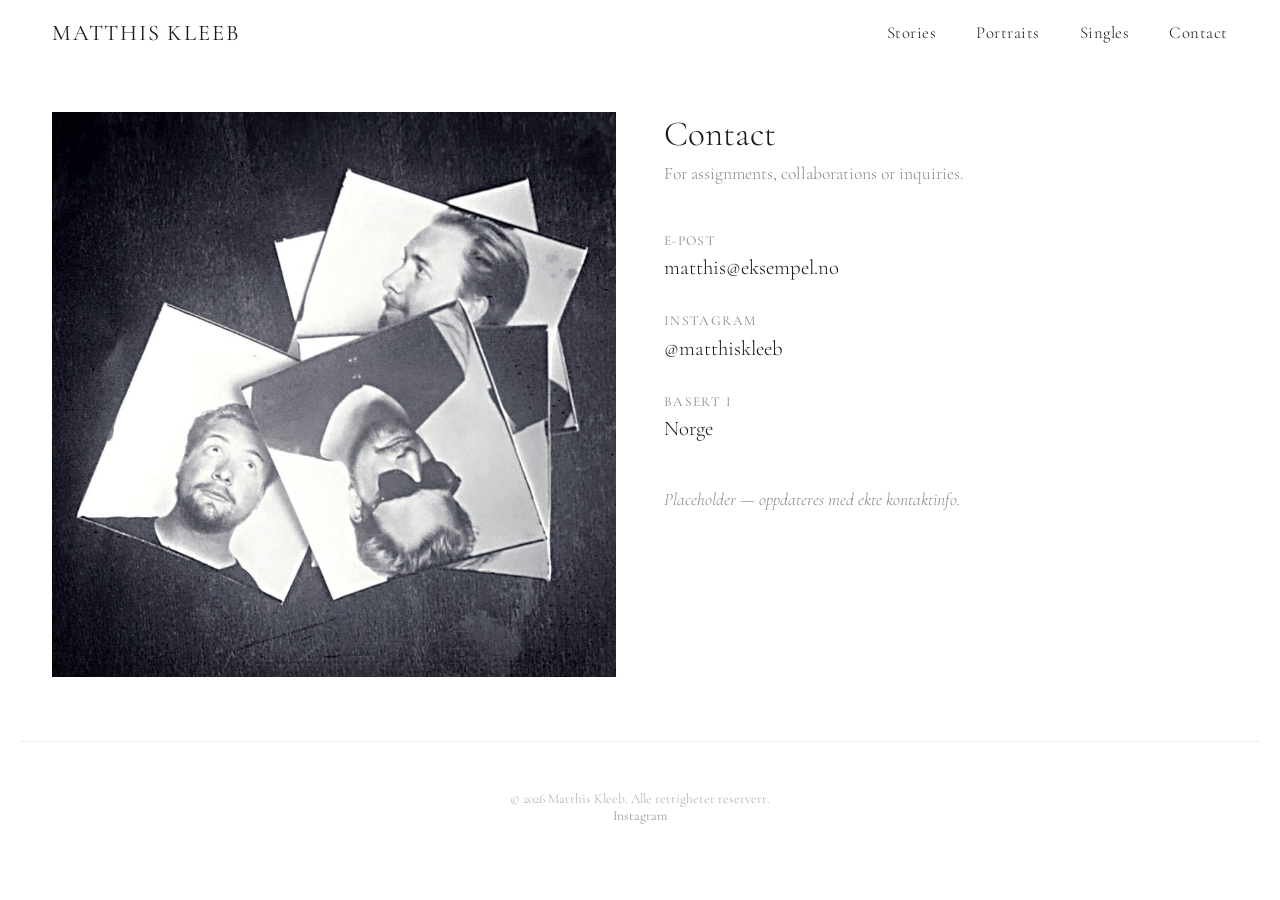
<file: kontakt.html>
<!DOCTYPE html>
<html lang="no">
<head>
    <meta charset="UTF-8">
    <meta name="viewport" content="width=device-width, initial-scale=1.0, maximum-scale=1.0, user-scalable=no, viewport-fit=cover">
    <title>Kontakt — Matthis Kleeb</title>
    <link rel="preconnect" href="https://fonts.googleapis.com">
    <link href="https://fonts.googleapis.com/css2?family=Cormorant+Garamond:wght@300;400;500&display=swap" rel="stylesheet">
    <link rel="stylesheet" href="style.css">
</head>
<body>

<header>
    <nav>
        <a href="index.html" class="logo">Matthis Kleeb</a>
            <span></span><span></span><span></span>
        </button>
        <div class="nav-right">
        <button class="hamburger" onclick="toggleMenu()">
            <span></span><span></span><span></span>
        </button>
        <ul class="nav-links" id="navLinks">
            <li><a href="portfolio.html">Stories</a></li>
            <li><a href="portraits.html">Portraits</a></li>
            <li><a href="singles.html">Singles</a></li>
            <li><a href="kontakt.html">Contact</a></li>
        </ul>
        </div>
    </nav>
</header>

<main>
    <div class="about-layout">
        <div class="about-image">
            <img src="bilder/Matthis/web/50-4.jpg" alt="Matthis Kleeb">
        </div>
        <div class="contact">
        <h1>Contact</h1>
        <p>For assignments, collaborations or inquiries.</p>

        <div class="contact-info">
            <div class="contact-item">
                <h2>E-post</h2>
                <a href="mailto:matthis@eksempel.no">matthis@eksempel.no</a>
            </div>
            <div class="contact-item">
                <h2>Instagram</h2>
                <a href="https://instagram.com" target="_blank">@matthiskleeb</a>
            </div>
            <div class="contact-item">
                <h2>Basert i</h2>
                <p>Norge</p>
            </div>
        </div>

        <p class="contact-note">
            <em>Placeholder — oppdateres med ekte kontaktinfo.</em>
        </p>
        </div>
    </div>
</main>

<footer>
    <p>&copy; 2026 Matthis Kleeb. Alle rettigheter reservert.</p>
    <p><a href="https://instagram.com">Instagram</a></p>
</footer>

<script src="shared.js"></script>
</body>
</html>
</file>
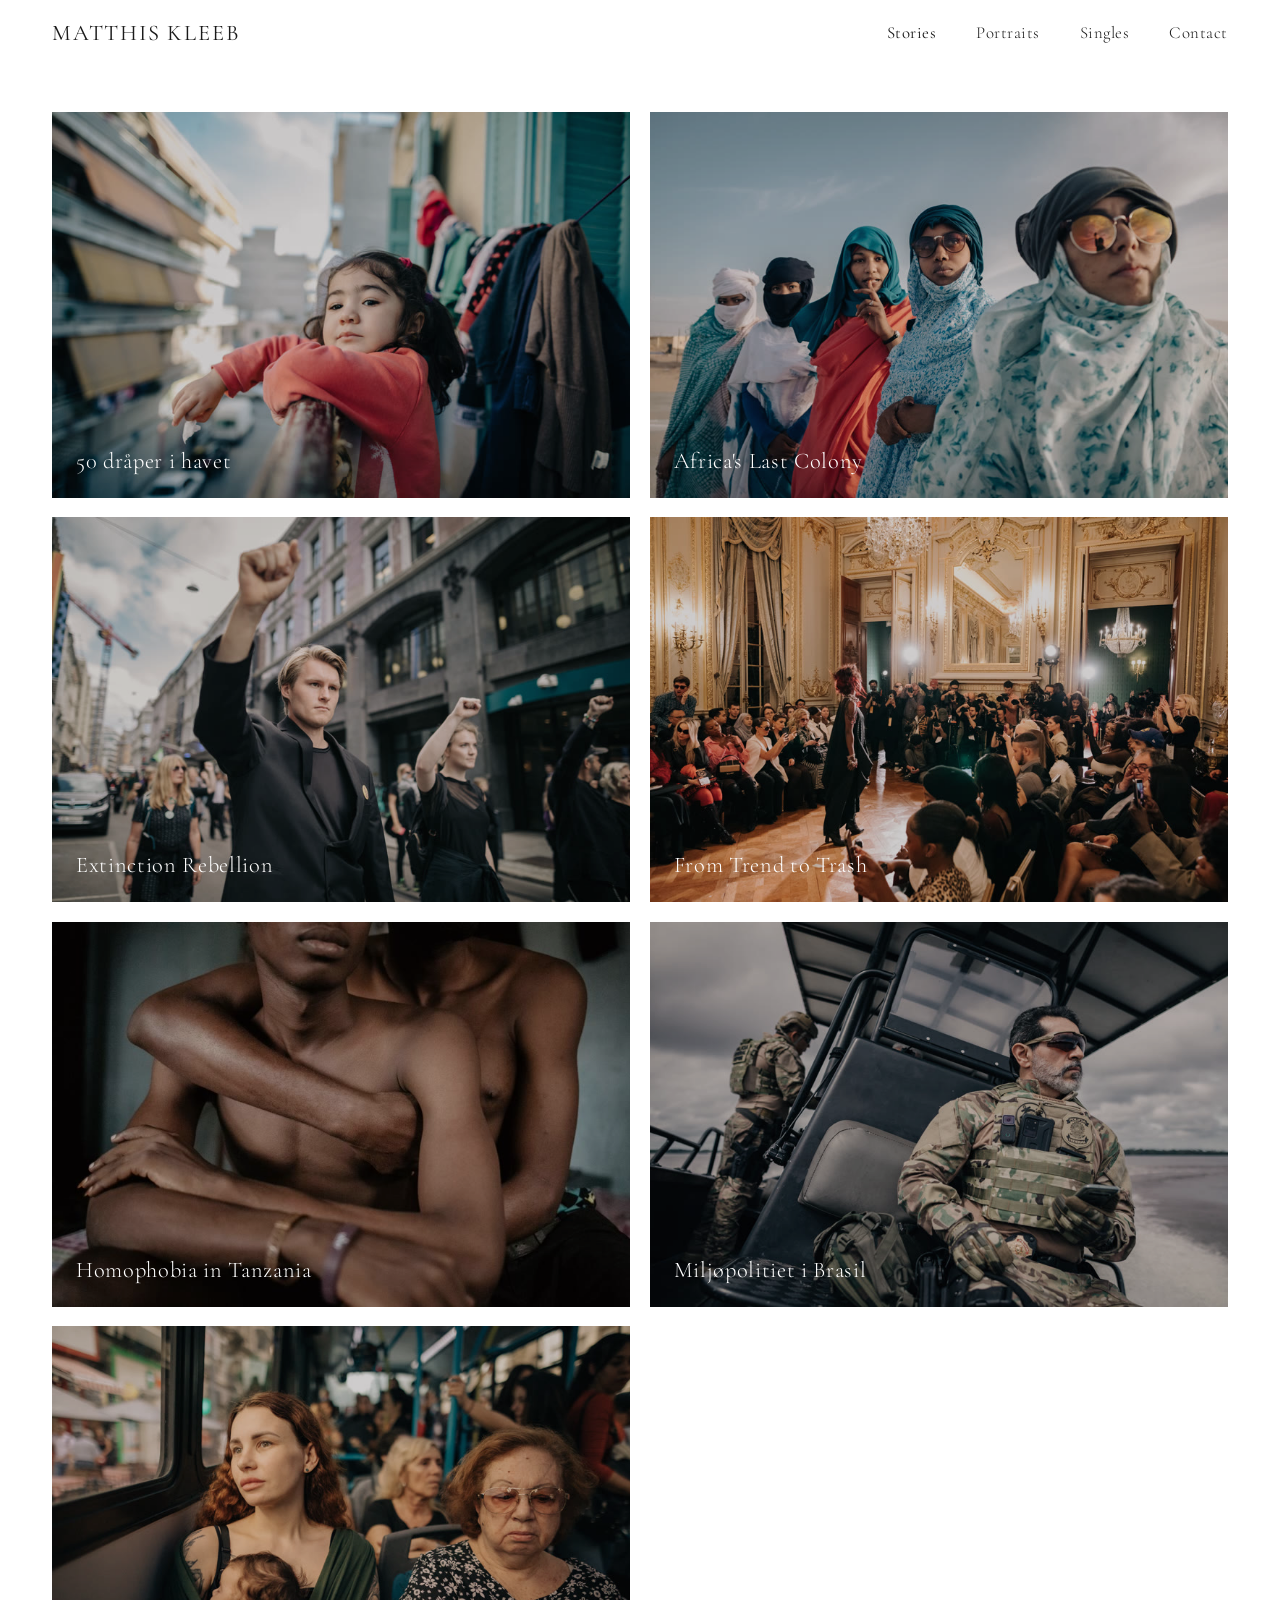
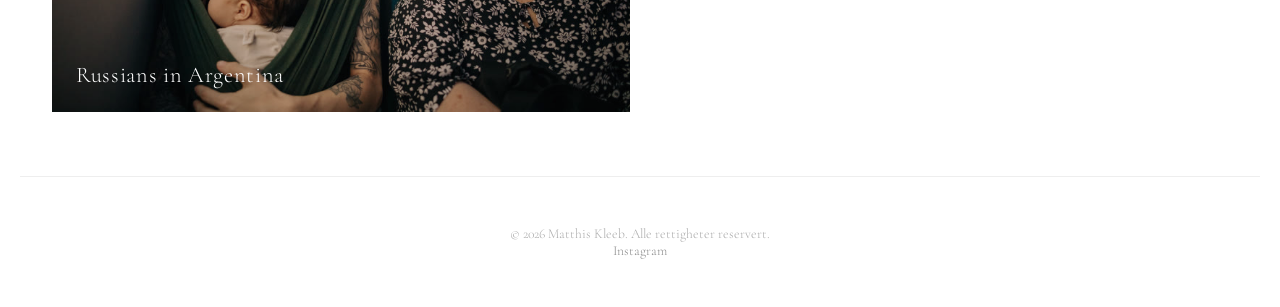
<file: portfolio.html>
<!DOCTYPE html>
<html lang="no">
<head>
    <meta charset="UTF-8">
    <meta name="viewport" content="width=device-width, initial-scale=1.0, maximum-scale=1.0, user-scalable=no, viewport-fit=cover">
    <title>Stories — Matthis Kleeb</title>
    <link rel="preconnect" href="https://fonts.googleapis.com">
    <link href="https://fonts.googleapis.com/css2?family=Cormorant+Garamond:wght@300;400;500&display=swap" rel="stylesheet">
    <link rel="stylesheet" href="style.css">
</head>
<body>

<header>
    <nav>
        <a href="index.html" class="logo">Matthis Kleeb</a>
        <div class="nav-right">
        <button class="hamburger" onclick="toggleMenu()">
            <span></span><span></span><span></span>
        </button>
        <ul class="nav-links" id="navLinks">
            <li><a href="portfolio.html" class="active">Stories</a></li>
            <li><a href="portraits.html">Portraits</a></li>
            <li><a href="singles.html">Singles</a></li>
            <li><a href="kontakt.html">Contact</a></li>
        </ul>
        </div>
    </nav>
</header>

<main>
    <div class="portfolio-grid">
        <a href="50-draper.html" class="portfolio-card">
            <img src="bilder/Stories/50 draper i havet/web/01.jpg" alt="50 dråper i havet">
            <div class="overlay"><h2>50 dråper i havet</h2></div>
        </a>
        <a href="africas-last-colony.html" class="portfolio-card">
            <img src="bilder/Stories/Africas Last Colony/web/01.jpg" alt="Africa's Last Colony">
            <div class="overlay"><h2>Africa's Last Colony</h2></div>
        </a>
        <a href="extinction-rebellion.html" class="portfolio-card">
            <img src="bilder/Stories/Extinction Rebellion/web/01.jpg" alt="Extinction Rebellion">
            <div class="overlay"><h2>Extinction Rebellion</h2></div>
        </a>
        <a href="trend-to-trash.html" class="portfolio-card">
            <img src="bilder/Stories/From Trend to Trash/web/01.jpg" alt="From Trend to Trash">
            <div class="overlay"><h2>From Trend to Trash</h2></div>
        </a>
        <a href="homophobia-tanzania.html" class="portfolio-card">
            <img src="bilder/Stories/Homophobia in Tanzania/web/01.jpg" alt="Homophobia in Tanzania">
            <div class="overlay"><h2>Homophobia in Tanzania</h2></div>
        </a>
        <a href="miljopolitiet.html" class="portfolio-card">
            <img src="bilder/Stories/Miljopolitiet i Brasil/web/01.jpg" alt="Miljøpolitiet i Brasil">
            <div class="overlay"><h2>Miljøpolitiet i Brasil</h2></div>
        </a>
        <a href="russians-argentina.html" class="portfolio-card">
            <img src="bilder/Stories/Russians in Argentina/web/01.jpg" alt="Russians in Argentina">
            <div class="overlay"><h2>Russians in Argentina</h2></div>
        </a>
    </div>
</main>

<footer>
    <p>&copy; 2026 Matthis Kleeb. Alle rettigheter reservert.</p>
    <p><a href="https://instagram.com">Instagram</a></p>
</footer>

<script src="shared.js"></script>

</body>
</html>
</file>
<file: style.css>
*, *::before, *::after {
    margin: 0;
    padding: 0;
    box-sizing: border-box;
}

html {
    height: 100%;
    scrollbar-width: none;
}

::-webkit-scrollbar {
    display: none;
}

body {
    font-family: 'Cormorant Garamond', Georgia, serif;
    font-weight: 300;
    background: #fff;
    color: #1a1a1a;
    -webkit-font-smoothing: antialiased;
    -moz-osx-font-smoothing: grayscale;
    min-height: 100vh;
    min-height: 100dvh;
}

/* --- NAV --- */
header {
    position: fixed;
    top: 0;
    left: 0;
    right: 0;
    z-index: 100;
    background: rgba(255, 255, 255, 0.95);
    backdrop-filter: blur(10px);
    -webkit-backdrop-filter: blur(10px);
}

nav {
    max-width: 1240px;
    margin: 0 auto;
    padding: 1.2rem 2rem;
    display: flex;
    justify-content: space-between;
    align-items: center;
}

.nav-right {
    display: flex;
    align-items: center;
    gap: 2rem;
}

.logo-wrap {
    display: flex;
    flex-direction: column;
    gap: 6px;
    cursor: pointer;
    text-decoration: none;
}

.logo {
    font-size: 1.4rem;
    font-weight: 400;
    letter-spacing: 0.08em;
    text-transform: uppercase;
    text-decoration: none;
    color: #1a1a1a;
}

.story-progress {
    display: flex;
    gap: 4px;
    height: 2px;
}

.story-progress .dot {
    flex: 1;
    background: rgba(0, 0, 0, 0.15);
    border-radius: 1px;
    transition: background 0.4s;
}

.story-progress .dot.active {
    background: rgba(0, 0, 0, 0.6);
}

.nav-links {
    display: flex;
    gap: 2.5rem;
    list-style: none;
}

.nav-links a {
    text-decoration: none;
    color: #1a1a1a;
    font-size: 1.05rem;
    font-weight: 300;
    letter-spacing: 0.03em;
    transition: opacity 0.2s;
}

.nav-links a:hover { opacity: 0.5; }
.nav-links a.active { font-weight: 400; }

/* --- FULLSCREEN --- */
.fullscreen-btn {
    background: none;
    border: none;
    cursor: pointer;
    color: #1a1a1a;
    font-size: 1rem;
    padding: 0;
    opacity: 0.3;
    transition: opacity 0.2s;
    line-height: 1;
}

.fullscreen-btn:hover { opacity: 0.8; }

/* --- HAMBURGER --- */
.hamburger {
    display: none;
    background: none;
    border: none;
    cursor: pointer;
    padding: 4px;
}

.hamburger span {
    display: block;
    width: 24px;
    height: 1px;
    background: #1a1a1a;
    margin: 6px 0;
    transition: all 0.3s;
}

.hamburger.open span:nth-child(1) { transform: rotate(45deg) translate(5px, 5px); }
.hamburger.open span:nth-child(2) { opacity: 0; }
.hamburger.open span:nth-child(3) { transform: rotate(-45deg) translate(5px, -5px); }

/* --- MAIN --- */
main {
    max-width: 1240px;
    margin: 0 auto;
    padding: 7rem 2rem 4rem;
}

/* --- GALLERY --- */
.gallery {
    display: grid;
    grid-template-columns: 1fr 1fr;
    gap: 0.8rem;
}

.gallery-item {
    cursor: pointer;
    overflow: hidden;
}

.gallery-item img {
    width: 100%;
    height: auto;
    display: block;
    transition: opacity 0.3s;
}

.gallery-item:hover img { opacity: 0.85; }

/* B&W thumbnails — full color in lightbox */
.gallery-bw .gallery-item img {
    filter: grayscale(100%);
    transition: filter 0.4s, opacity 0.3s;
}

.gallery-bw .gallery-item:hover img {
    filter: grayscale(0%);
    opacity: 1;
}

/* --- LIGHTBOX --- */
.lightbox {
    display: none;
    position: fixed;
    inset: 0;
    z-index: 200;
    background: rgba(0, 0, 0, 0.95);
    align-items: center;
    justify-content: center;
    cursor: pointer;
}

.lightbox.active { display: flex; }

.lightbox img {
    max-width: 94vw;
    max-height: 94vh;
    object-fit: contain;
}

.lightbox-top {
    position: fixed;
    top: 1.2rem;
    right: 1.5rem;
    z-index: 201;
    display: flex;
    gap: 1.2rem;
    align-items: center;
}

.lightbox-fullscreen {
    color: rgba(255, 255, 255, 0.5);
    font-size: 1.3rem;
    cursor: pointer;
    background: none;
    border: none;
    transition: color 0.2s;
    font-family: inherit;
}

.lightbox-fullscreen:hover { color: #fff; }

.lightbox-close {
    color: #fff;
    font-size: 1.8rem;
    font-weight: 300;
    cursor: pointer;
    background: none;
    border: none;
    font-family: inherit;
}

.lightbox-nav {
    position: fixed;
    top: 50%;
    transform: translateY(-50%);
    color: #fff;
    font-size: 2.5rem;
    font-weight: 300;
    cursor: pointer;
    z-index: 201;
    background: none;
    border: none;
    font-family: inherit;
    padding: 1rem;
    opacity: 0.7;
    transition: opacity 0.2s;
}

.lightbox-nav:hover { opacity: 1; }
.lightbox-prev { left: 0.5rem; }
.lightbox-next { right: 0.5rem; }

.lightbox-counter {
    position: fixed;
    bottom: 1.2rem;
    left: 50%;
    transform: translateX(-50%);
    color: rgba(255, 255, 255, 0.5);
    font-size: 0.9rem;
    z-index: 201;
}

/* --- PORTFOLIO GRID --- */
.portfolio-grid {
    display: grid;
    grid-template-columns: 1fr 1fr;
    gap: 1.2rem;
}

.portfolio-card {
    position: relative;
    overflow: hidden;
    aspect-ratio: 3/2;
    text-decoration: none;
    color: #fff;
}

.portfolio-card img {
    width: 100%;
    height: 100%;
    object-fit: cover;
    transition: transform 0.6s ease;
}

.portfolio-card:hover img { transform: scale(1.03); }

.portfolio-card .overlay {
    position: absolute;
    inset: 0;
    background: rgba(10, 0, 0, 0.2);
    display: flex;
    flex-direction: column;
    justify-content: flex-end;
    padding: 1.5rem;
    transition: background 0.3s;
}

.portfolio-card:hover .overlay { background: rgba(10, 0, 0, 0.4); }

.portfolio-card .overlay h2 {
    font-size: 1.4rem;
    font-weight: 300;
    letter-spacing: 0.03em;
}

.portfolio-card .overlay p {
    font-size: 0.9rem;
    opacity: 0.8;
}

/* --- ABOUT / CONTACT LAYOUT --- */
.about-layout {
    display: grid;
    grid-template-columns: 1fr 1fr;
    gap: 3rem;
    align-items: start;
}

.about-image img {
    width: 100%;
    height: auto;
    display: block;
}

.contact {
    max-width: 680px;
}

.contact h1 {
    font-size: 2.2rem;
    font-weight: 300;
    margin-bottom: 0.5rem;
}

.contact > p {
    font-size: 1.1rem;
    color: #888;
    margin-bottom: 3rem;
}

.contact-info {
    display: flex;
    flex-direction: column;
    gap: 2rem;
    margin-bottom: 3rem;
}

.contact-item h2 {
    font-size: 0.85rem;
    font-weight: 400;
    text-transform: uppercase;
    letter-spacing: 0.1em;
    color: #888;
    margin-bottom: 0.4rem;
}

.contact-item a,
.contact-item p {
    font-size: 1.3rem;
    color: #1a1a1a;
    text-decoration: none;
    font-weight: 300;
}

.contact-item a:hover { opacity: 0.5; }

.contact-note {
    font-size: 0.95rem;
    color: #aaa;
}

/* --- FOOTER --- */
footer {
    max-width: 1240px;
    margin: 0 auto;
    padding: 3rem 2rem;
    text-align: center;
    font-size: 0.85rem;
    color: #aaa;
    border-top: 1px solid #eee;
}

footer a {
    color: #888;
    text-decoration: none;
    margin: 0 0.5rem;
}

footer a:hover { color: #1a1a1a; }

/* --- RESPONSIVE: TABLET --- */
@media (max-width: 1024px) {
    .gallery { gap: 0.6rem; }
    .portfolio-grid { gap: 1rem; }
    nav { padding: 1rem 1.5rem; }
    main { padding: 6.5rem 1.5rem 3rem; }
}

/* --- RESPONSIVE: MOBILE --- */
@media (max-width: 768px) {
    .nav-links { display: none; }
    .nav-links.open {
        display: flex !important;
        flex-direction: column;
        position: fixed;
        top: 0;
        left: 0;
        right: 0;
        bottom: 0;
        width: 100vw;
        height: 100vh;
        height: 100dvh;
        background: #fff;
        align-items: center;
        justify-content: center;
        gap: 2.5rem;
        z-index: 99;
        padding: 0;
        margin: 0;
    }
    .nav-links.open a {
        font-size: 1.6rem;
        color: #1a1a1a;
        font-weight: 300;
    }
    .nav-links.open a.active {
        font-weight: 400;
    }
    .hamburger { display: block; z-index: 100; order: 1; }

    .gallery { grid-template-columns: 1fr; gap: 0.5rem; }
    .portfolio-grid { grid-template-columns: 1fr; gap: 1rem; }
    .about-layout { grid-template-columns: 1fr; gap: 2rem; }

    main { padding: 5rem 1rem 2rem; }
    nav { padding: 1rem; }

    .logo { font-size: 1.2rem; }

    .portfolio-card .overlay h2 { font-size: 1.2rem; }
    .portfolio-card .overlay { padding: 1rem; }

    .contact h1 { font-size: 1.8rem; }
    .contact-item a,
    .contact-item p { font-size: 1.1rem; }

    .lightbox-nav { font-size: 2rem; padding: 0.8rem; }
    .lightbox-prev { left: 0.3rem; }
    .lightbox-next { right: 0.3rem; }
}

/* --- RESPONSIVE: SMALL PHONE --- */
@media (max-width: 400px) {
    .logo { font-size: 1rem; letter-spacing: 0.05em; }
    main { padding: 4.5rem 0.8rem 2rem; }
    .portfolio-card .overlay h2 { font-size: 1rem; }
}
</file>
